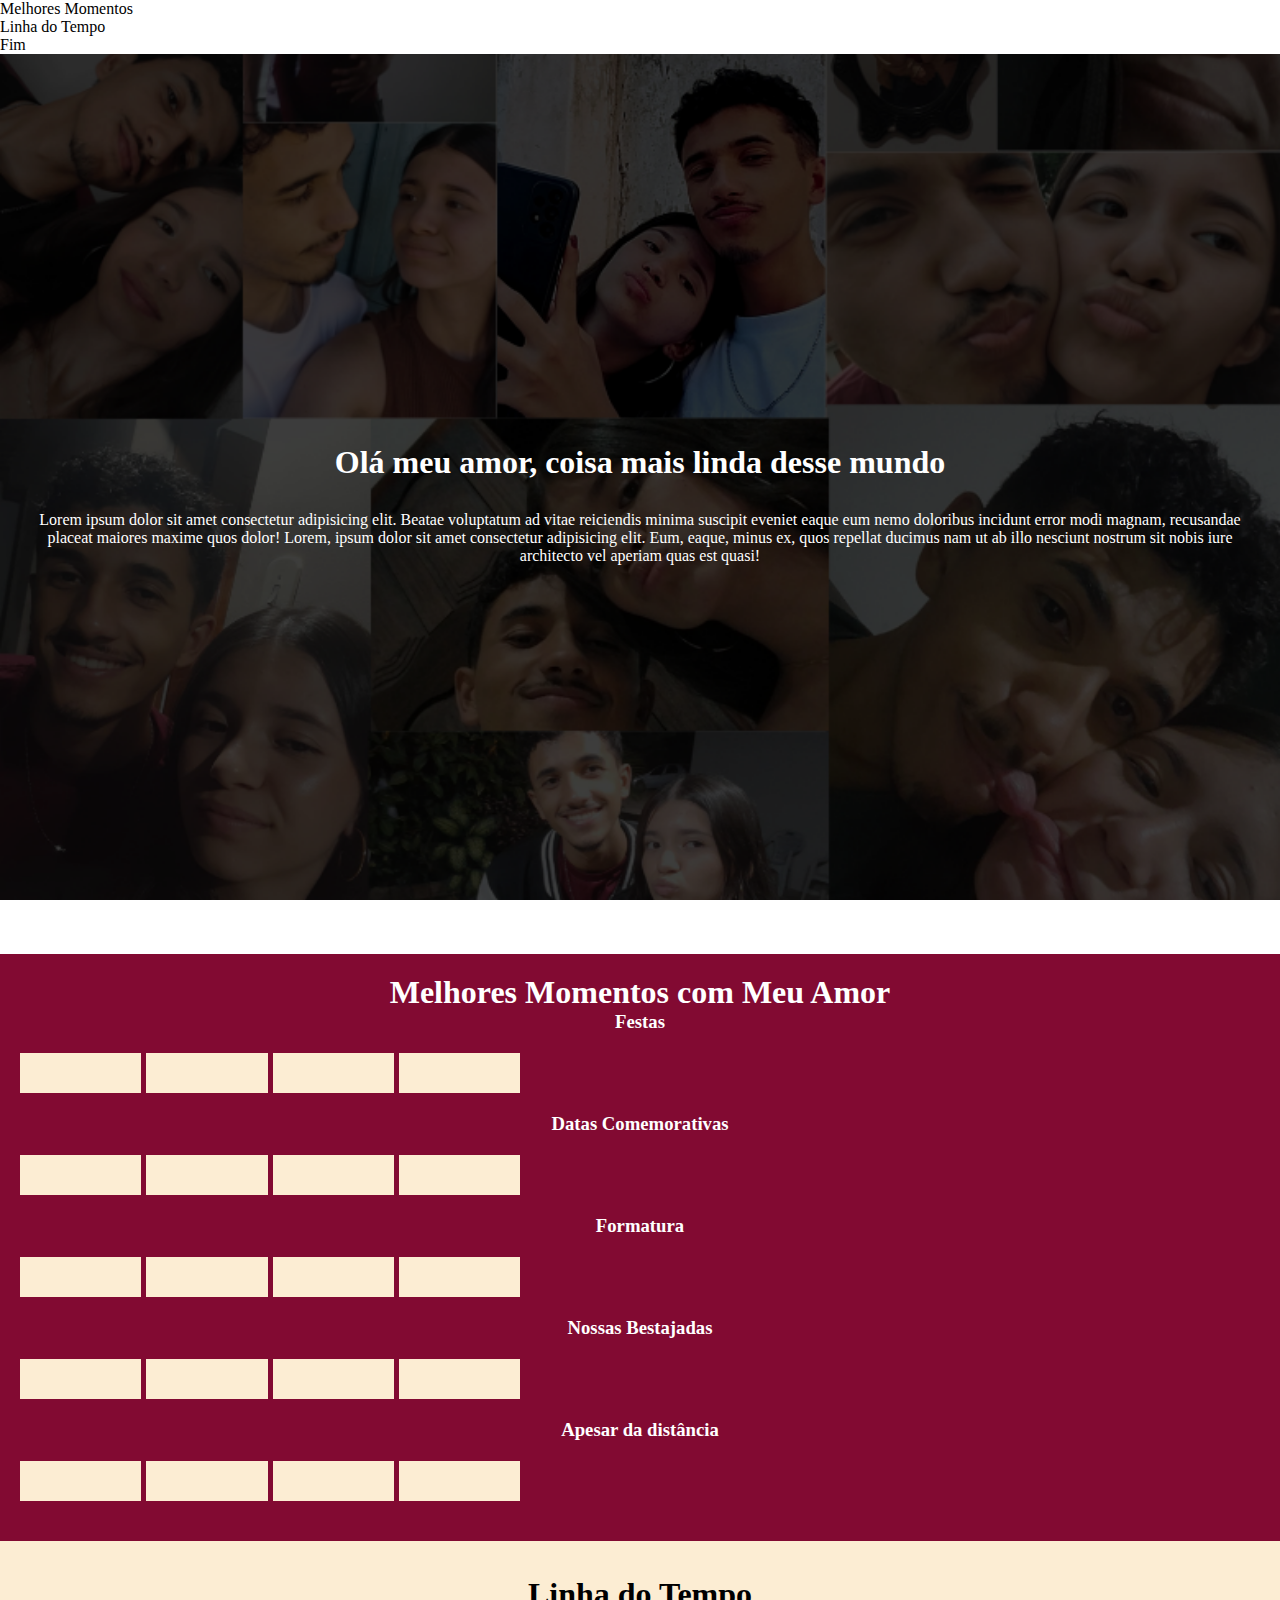
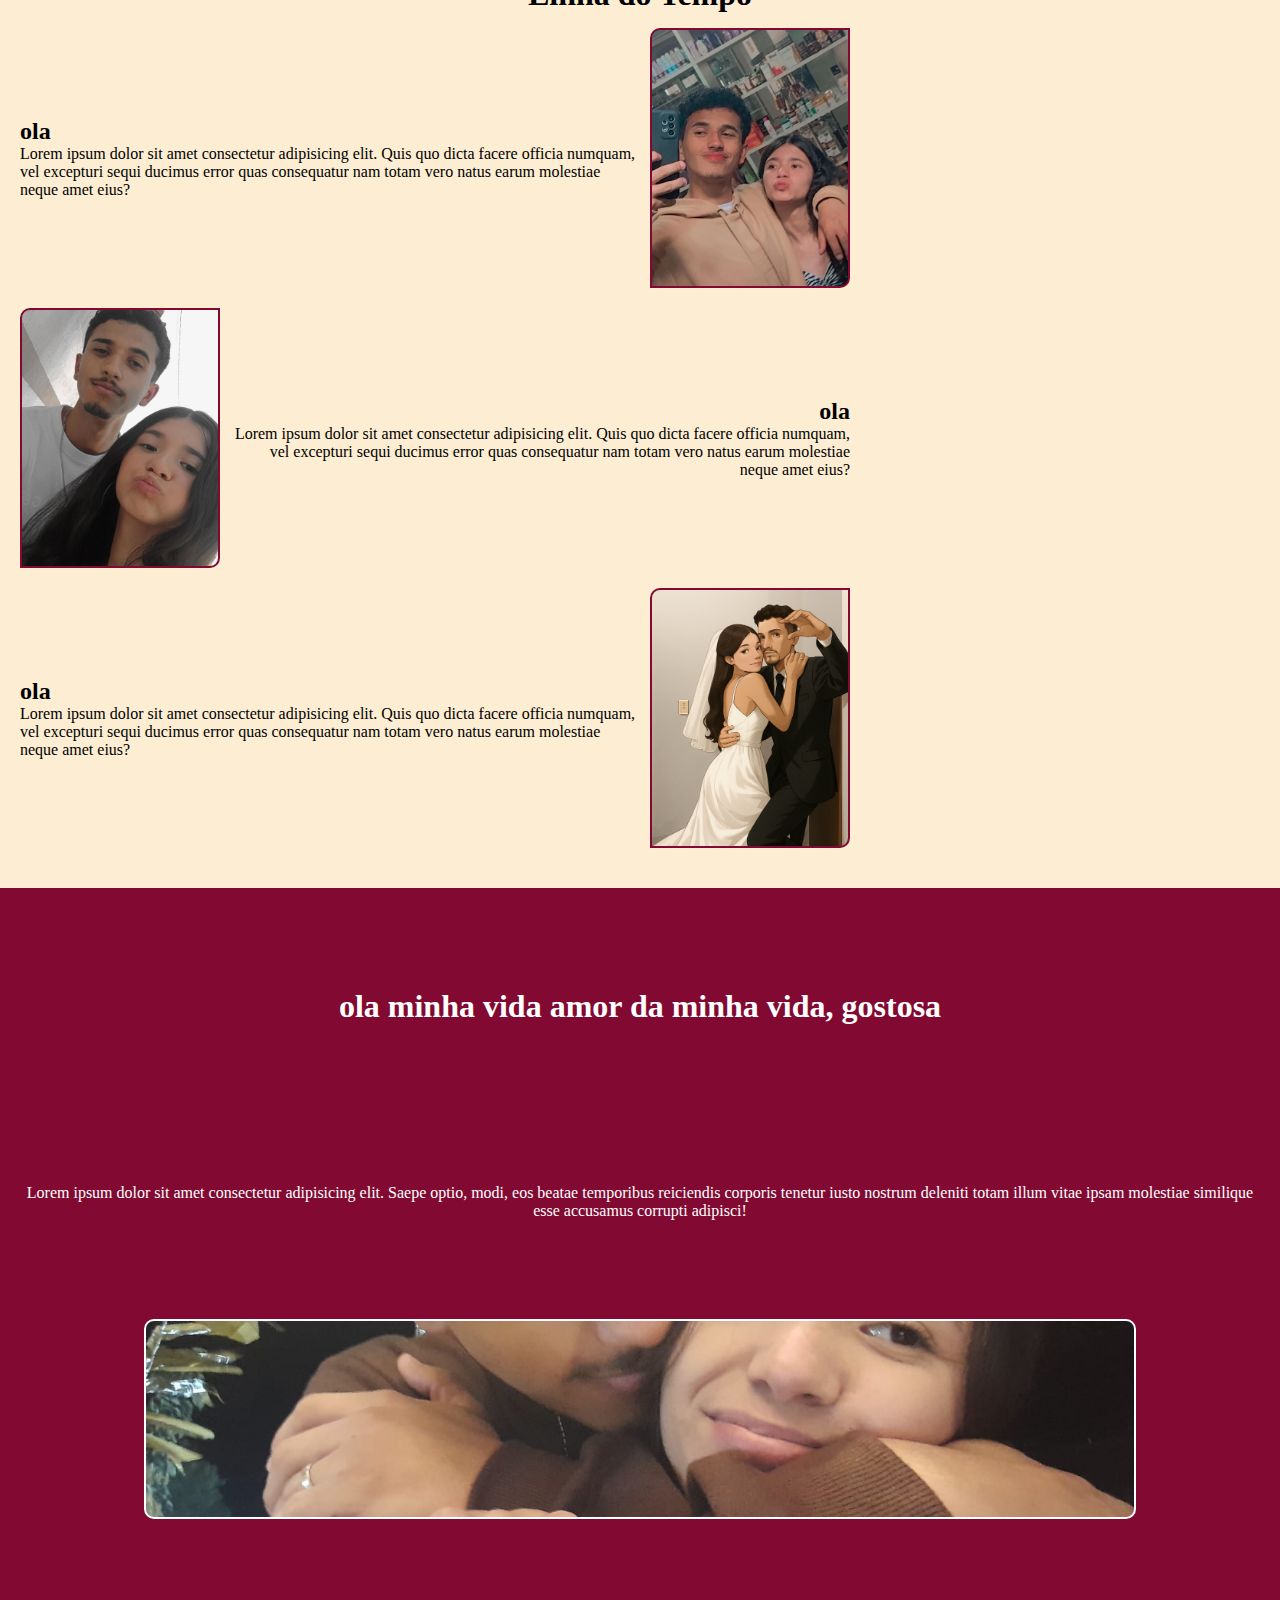
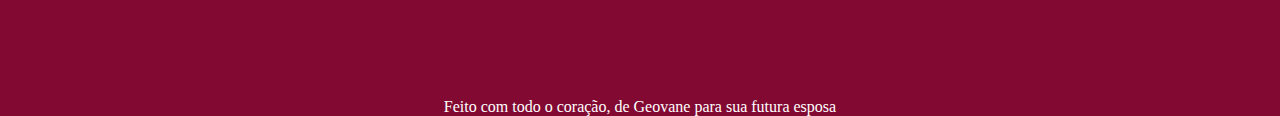
<file: projeto-2-anos-com-voce/Repositorio de Lembrancas/index.html>
<!DOCTYPE html>
<html lang="pt-br">
<head>
    <meta charset="UTF-8">
    <meta name="viewport" content="width=device-width, initial-scale=1.0">
    <title>Repositório de Lembranças</title>
    <link rel="stylesheet" href="css/style.css">
</head>
<body>
    <nav>
        <div>Melhores Momentos</div>
        <div>Linha do Tempo</div>
        <div>Fim</div>
    </nav>
    <header>
        <div class="encapsular">
            <h1>Olá meu amor, coisa mais linda desse mundo</h1>
            <p>Lorem ipsum dolor sit amet consectetur adipisicing elit. Beatae voluptatum ad vitae reiciendis minima suscipit eveniet eaque eum nemo doloribus incidunt error modi magnam, recusandae placeat maiores maxime quos dolor! Lorem, ipsum dolor sit amet consectetur adipisicing elit. Eum, eaque, minus ex, quos repellat ducimus nam ut ab illo nesciunt nostrum sit nobis iure architecto vel aperiam quas est quasi!</p>
        </div>
    </header>
    <main class="melhores-momentos">
        <h1>Melhores Momentos com Meu Amor</h1>
        <aside>
            <h3>Festas</h3>
            <div class="content">
                <div class="carrossel">
                    <article></article>
                    <article></article>
                    <article></article>
                    <article></article>
                </div>
            </div>
        </aside>
        <aside>
            <h3>Datas Comemorativas</h3>
            <div class="content">
                <div class="carrossel">
                    <article></article>
                    <article></article>
                    <article></article>
                    <article></article>
                </div>
            </div>
        </aside>
        <aside>
            <h3>Formatura</h3>
            <div class="content">
                <div class="carrossel">
                    <article></article>
                    <article></article>
                    <article></article>
                    <article></article>
                </div>
            </div>
        </aside>
        <aside>
            <h3>Nossas Bestajadas</h3>
            <div class="content">
                <div class="carrossel">
                    <article></article>
                    <article></article>
                    <article></article>
                    <article></article>
                </div>
            </div>
        </aside>
        <aside>
            <h3>Apesar da distância</h3>
            <div class="content">
                <div class="carrossel">
                    <article></article>
                    <article></article>
                    <article></article>
                    <article></article>
                </div>
            </div>
        </aside>
    </main>
    <div class="imgAssistent"></div>
    <article>
        <h1>Linha do Tempo</h1>
        <div class="linha-conteiner">
            <div class="text">
                <h2>ola</h2>
                <p>Lorem ipsum dolor sit amet consectetur adipisicing elit. Quis quo dicta facere officia numquam, vel excepturi sequi ducimus error quas consequatur nam totam vero natus earum molestiae neque amet eius?</p>
            </div>
            <div class="img" id="img01">
                
            </div>
        </div>
        <div class="linha-conteiner" id="linha-meio">
            <div class="img" id="img02">
                
            </div>
            <div class="text">
                <h2>ola</h2>
                <p>Lorem ipsum dolor sit amet consectetur adipisicing elit. Quis quo dicta facere officia numquam, vel excepturi sequi ducimus error quas consequatur nam totam vero natus earum molestiae neque amet eius?</p>
            </div>
        </div>
        <div class="linha-conteiner">
            <div class="text">
                <h2>ola</h2>
                <p>Lorem ipsum dolor sit amet consectetur adipisicing elit. Quis quo dicta facere officia numquam, vel excepturi sequi ducimus error quas consequatur nam totam vero natus earum molestiae neque amet eius?</p>
            </div>
            <div class="img" id="img03">
                
            </div>
        </div>
    </article>
    <section>
        <h1>ola minha vida amor da minha vida, gostosa</h1>
        <p>Lorem ipsum dolor sit amet consectetur adipisicing elit. Saepe optio, modi, eos beatae temporibus reiciendis corporis tenetur iusto nostrum deleniti totam illum vitae ipsam molestiae similique esse accusamus corrupti adipisci!</p>

        <div class="img" >

        </div>
    </section>
    <footer>
        <p>Feito com todo o coração, de Geovane para sua futura esposa</p>
    </footer>
</body>
</html>
</file>
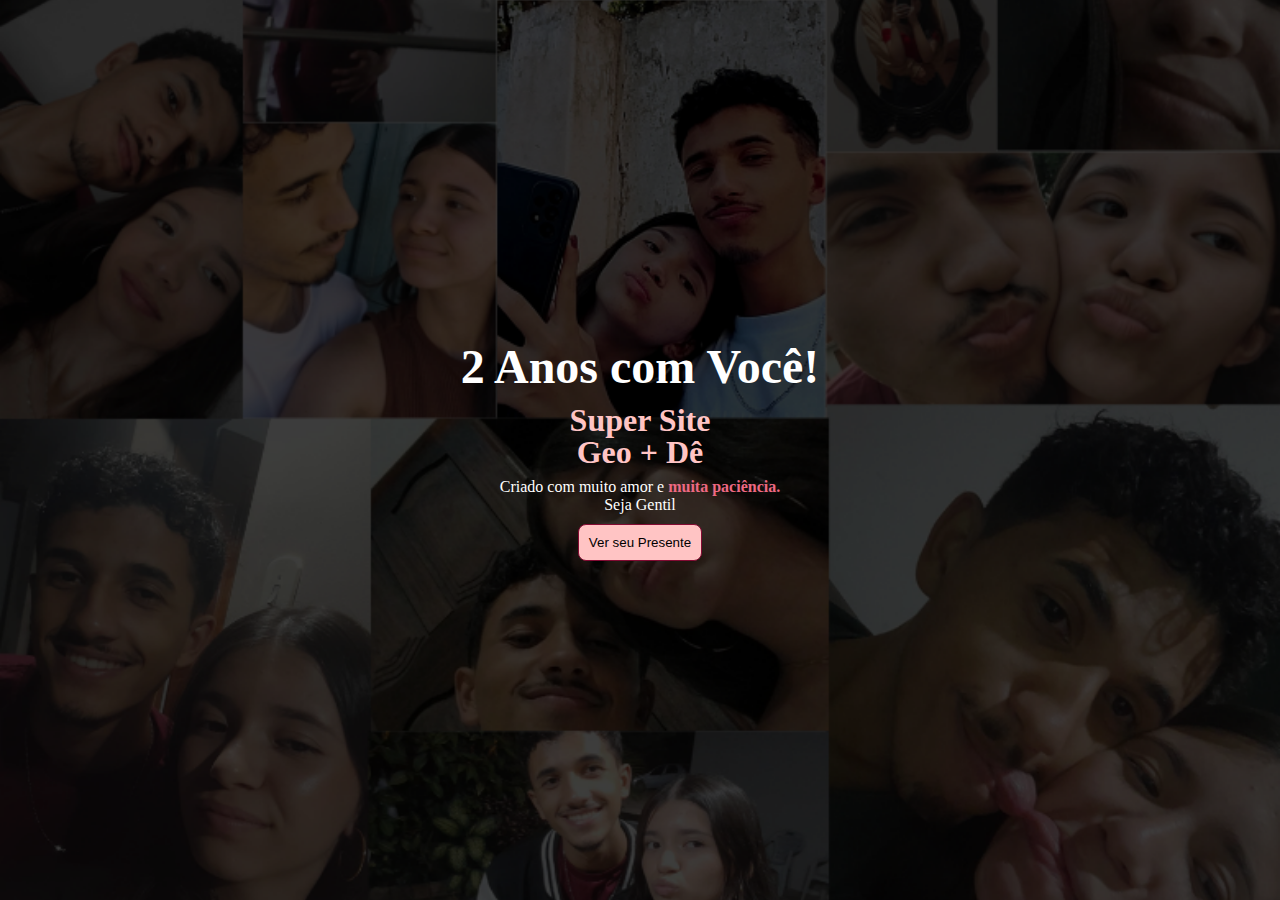
<file: projeto-2-anos-com-voce/pagina-inicial/pg01.html>
<!DOCTYPE html>
<html lang="pt-br">
<head>
    <meta charset="UTF-8">
    <meta name="viewport" content="width=device-width, initial-scale=1.0">
    <title>2 Anos com Você</title>
    <link rel="stylesheet" href="estilo/style.css">
    <link rel="shortcut icon" href="../icon/heart_crown_princess_emoji_emo_icon_131636.ico" type="image/x-icon">
</head>
<body>
    <main>
        <h1>2 Anos com Você!</h1>
        <h3>Super Site <br> Geo + Dê</h3>
        <p>Criado com muito amor e <strong>muita paciência.</strong> <br>
        Seja Gentil</p>
         
        <button id="but">Ver seu Presente</button>
    </main>
    <div id="login">
        <h2>Espera, não tão rápido</h2>
        <p>Antes de você ver seu presente, você precisa fazer login com seu email e senha! <strong>Volte no seu papel com o codigo QR</strong>, la estará seu email e senha!</p>
        <h4>Faça Login</h4>
        <div>
            <input type="text" name="nome" id="nome" placeholder="Seu nome">
        </div>
        <div>
            <input type="email" name="email" id="email" placeholder="email">
        </div>
        <div>
            <input type="password" name="senha" id="senha" placeholder="Senha">
        </div>
        <p id="msgerro"></p>
        <div>
            <button>Entrar</button>
        </div>
    </div>

    <script src="main01.js"></script>
</body>
</html>
</file>
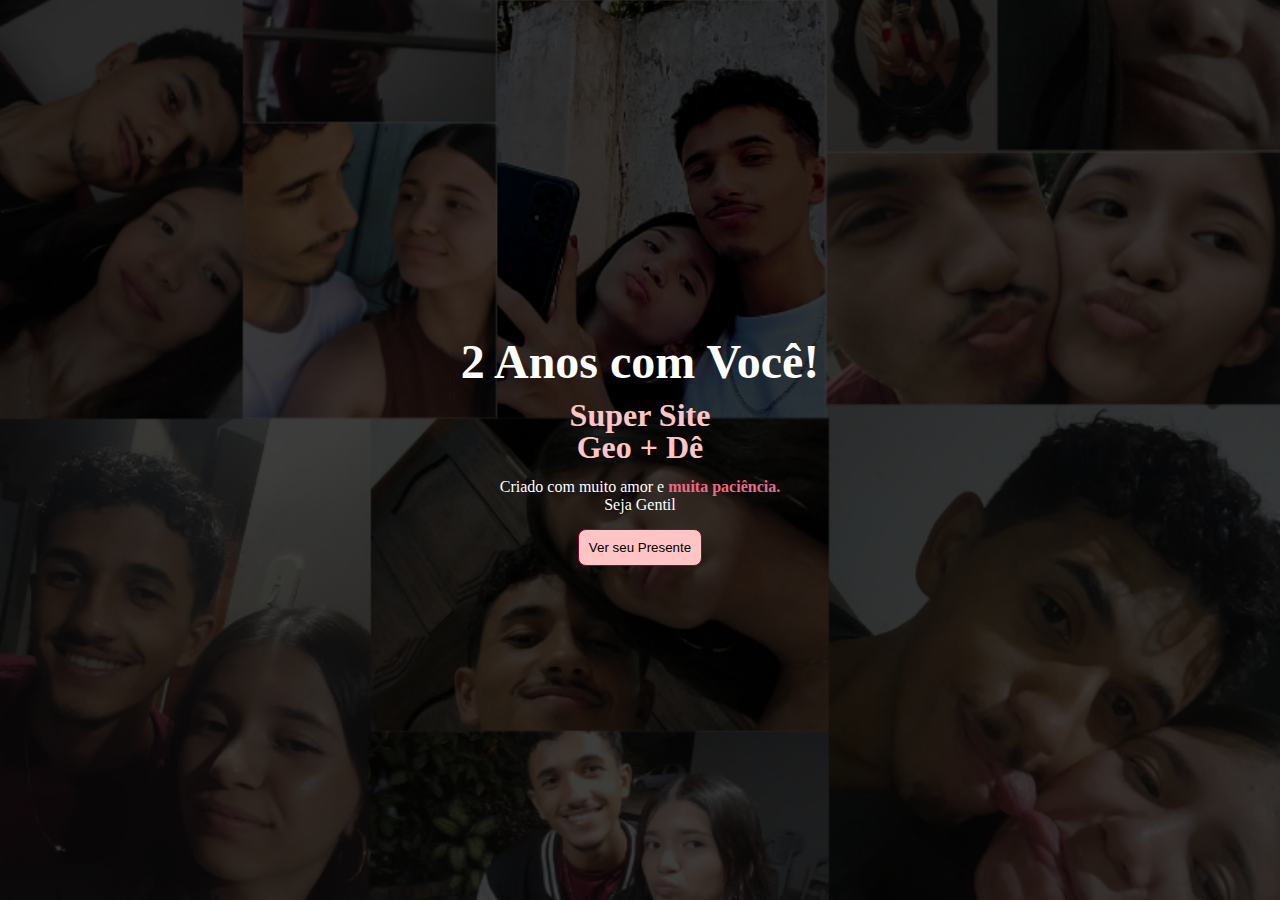
<file: projeto-2-anos-com-voce/pagina1/pg01.html>
<!DOCTYPE html>
<html lang="pt-br">
<head>
    <meta charset="UTF-8">
    <meta name="viewport" content="width=device-width, initial-scale=1.0">
    <title>2 Anos com Você</title>
    <link rel="stylesheet" href="estilo/style.css">
</head>
<body>
    <main>
        <h1>2 Anos com Você!</h1>
        <h3>Super Site <br> Geo + Dê</h3>
        <p>Criado com muito amor e <strong>muita paciência.</strong> <br>
        Seja Gentil</p>
         
        <a href="#"><button id="but">Ver seu Presente</button></a>
    </main>
    <script src="main01.js"></script>
</body>
</html>
</file>
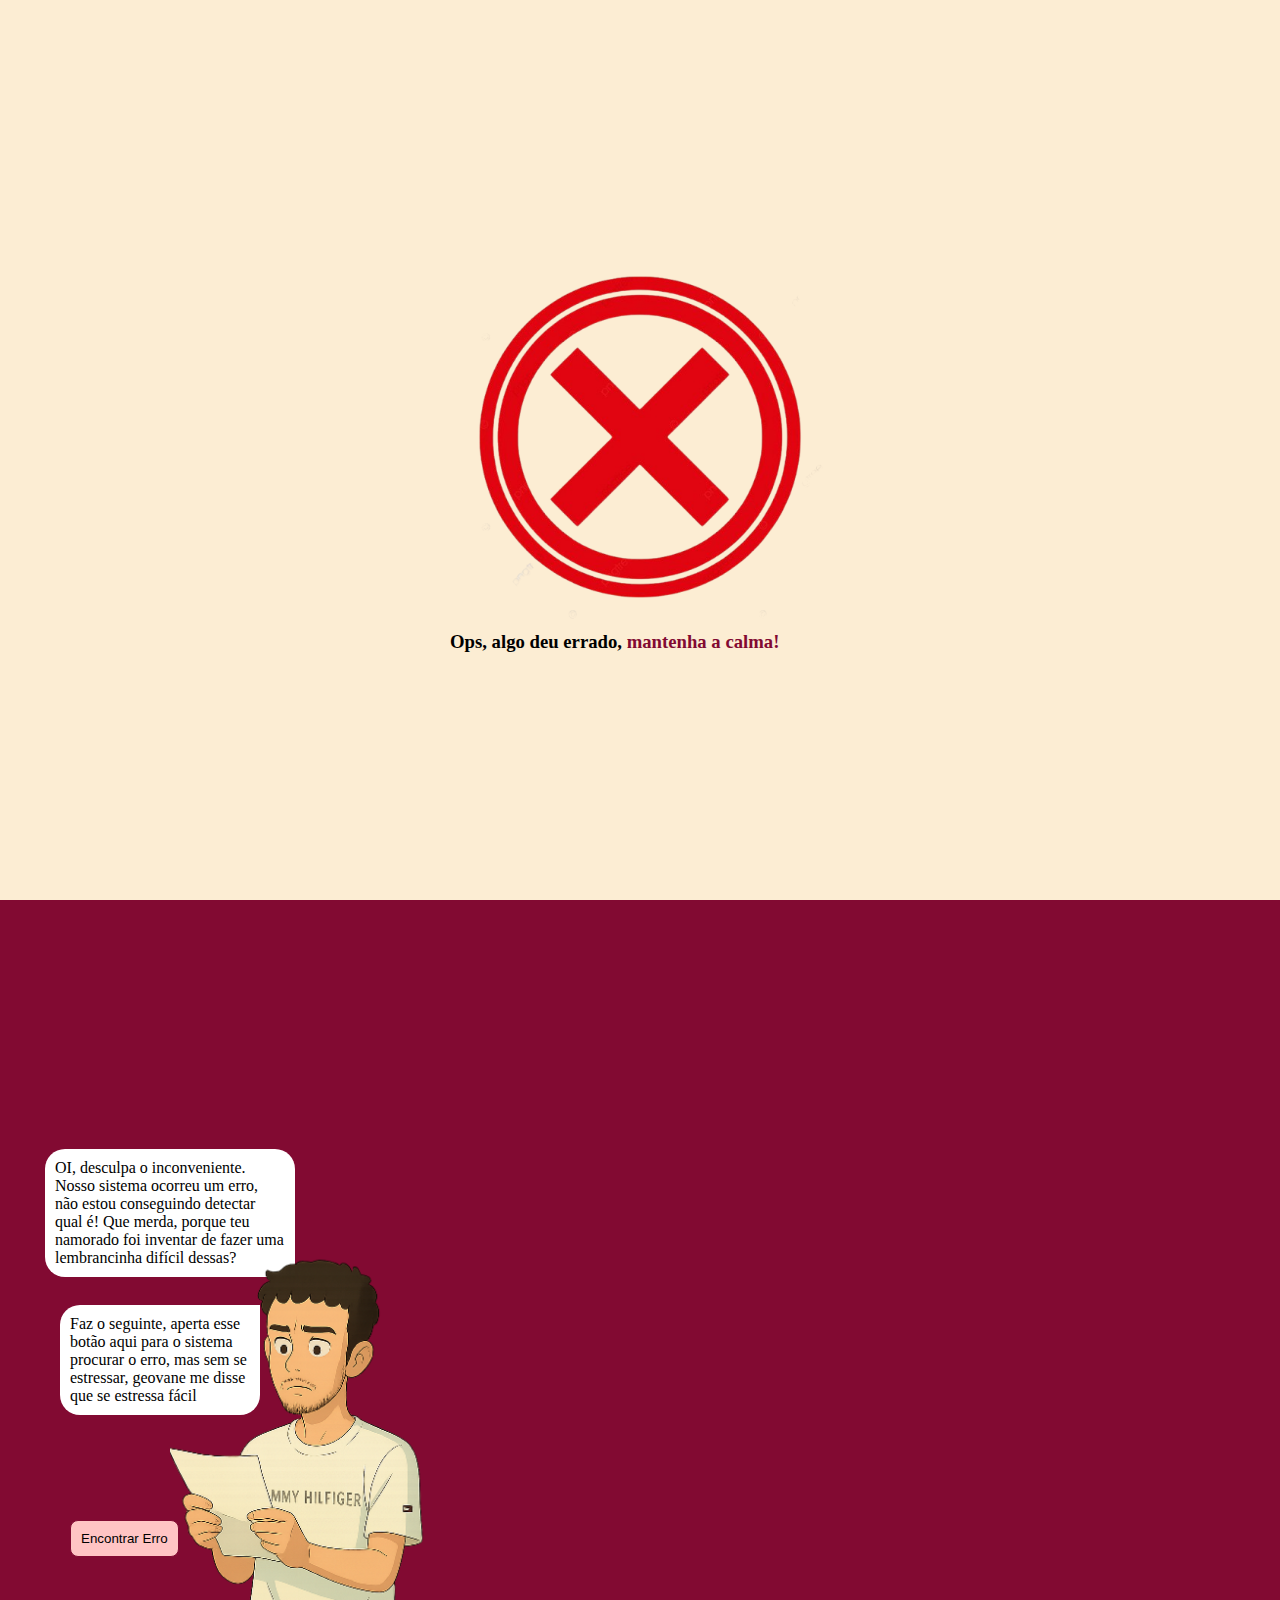
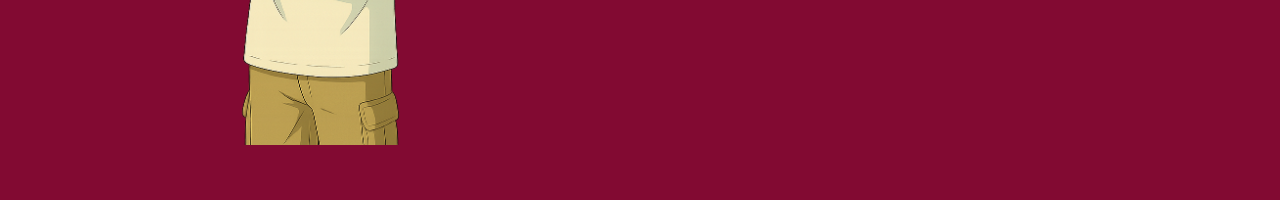
<file: projeto-2-anos-com-voce/pagina2-erro/pg02.html>
<!DOCTYPE html>
<html lang="pt-br">
<head>
    <meta charset="UTF-8">
    <meta name="viewport" content="width=device-width, initial-scale=1.0">
    <title>Algo deu errado!</title>
    <link rel="stylesheet" href="estilo/style.css">
</head>
<body>
    <section class="s01">
        <div>
            <img src="img/icon-erro.png" alt="">
            <h3>Ops, algo deu errado, <strong>mantenha a calma!</strong></h3>
        </div>
    </section>
    <section class="s02">
        <a href="../pagina3/pg3.html"><button>Encontrar Erro</button></a>

        <article>
            <div class="balao1">
                <p>OI, desculpa o inconveniente. Nosso sistema ocorreu um erro, não estou conseguindo detectar qual é! Que merda, porque teu namorado foi inventar de fazer uma lembrancinha difícil dessas?  </p>
            </div>
            <div class="balao2">
                Faz o seguinte, aperta esse botão aqui para o sistema procurar o erro, mas sem se estressar, geovane me disse que se estressa fácil
            </div>
            <div class="img"></div>
        </article>
    </section>
</body>
</html>
</file>
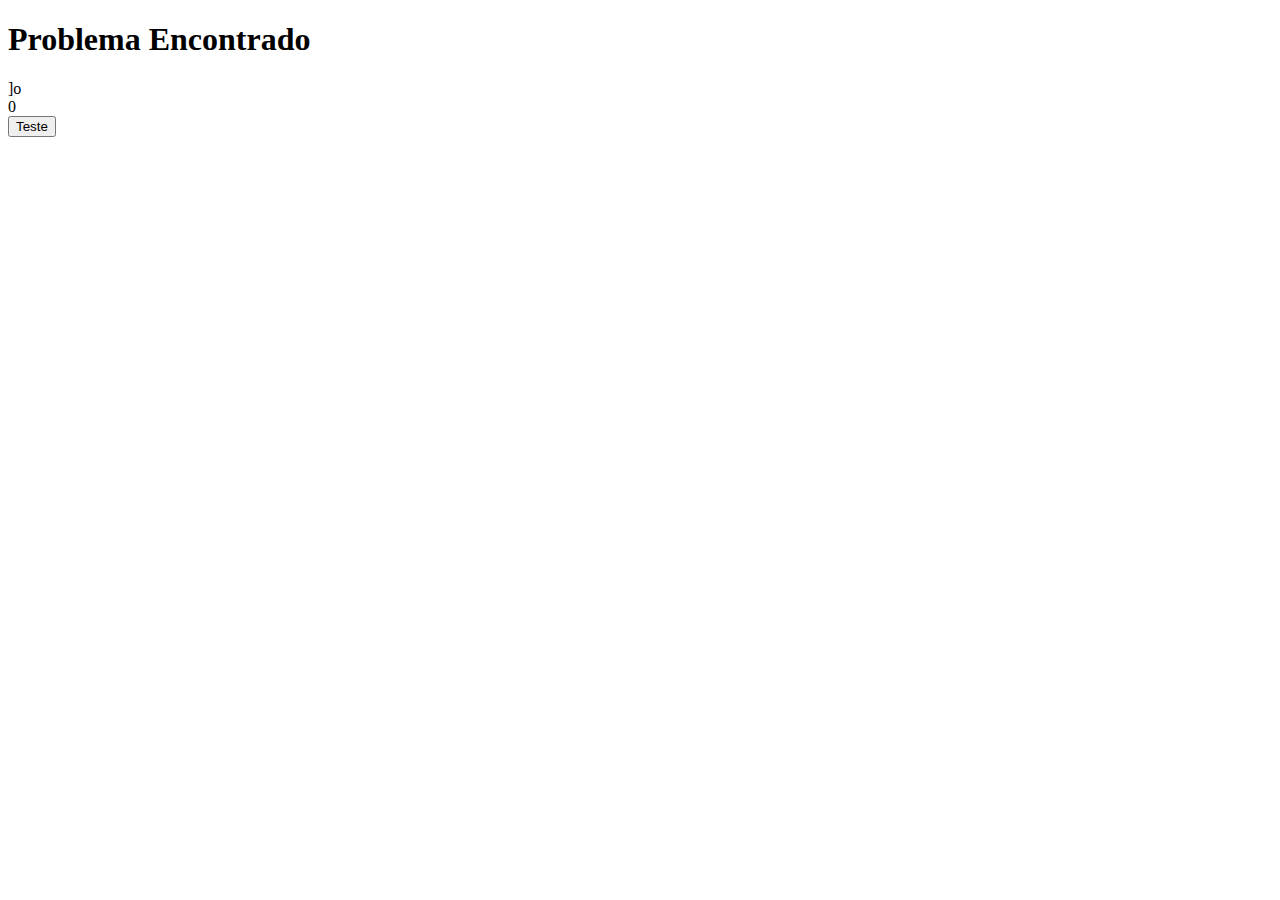
<file: projeto-2-anos-com-voce/pagina3/pg3.html>
<!DOCTYPE html>
<html lang="pt">
<head>
    <meta charset="UTF-8">
    <meta name="viewport" content="width=device-width, initial-scale=1.0">
    <title>Document</title>
</head>
<body>
    <header>
        <h1>Problema Encontrado</h1>
    </header>
    <section>
        <div class="balao1">
            ]o
        </div>
        <div class="balao2">
0
        </div>
        <a href="#"><button>Teste</button></a>
        <div class="img">

        </div>
        
    </section>
</body>
</html>
</file>
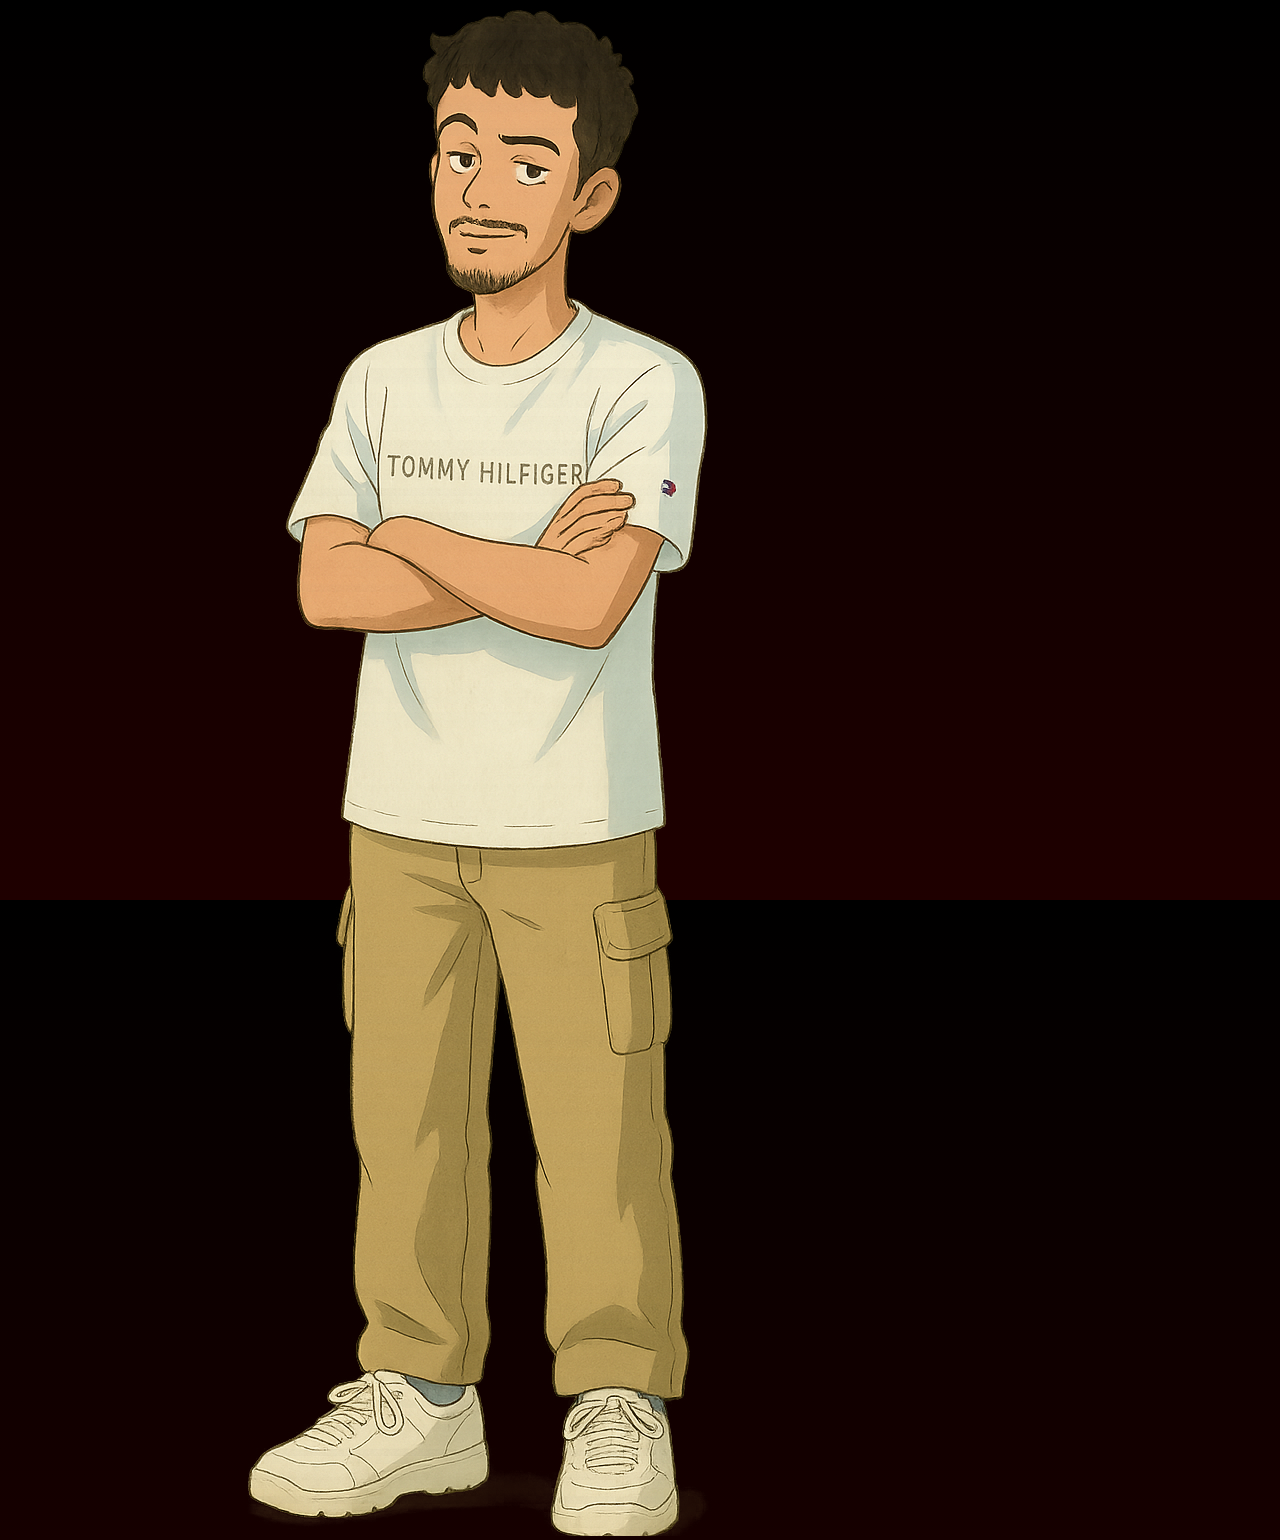
<file: projeto/msg-erro/msg-erro.html>
<!DOCTYPE html>
<html lang="pt-br">
<head>
    <meta charset="UTF-8">
    <meta name="viewport" content="width=device-width, initial-scale=1.0">
    <title>Document</title>
    <link rel="stylesheet" href="msg-erro.css">
</head>
<body>
    <section>
        <div id="img1">
            <img src="imagens/514c7f28-8aa6-438f-ac25-f5bd8022ae76.png" alt="">
        </div>

        <div class="msg">

        </div>
    </section>
    <section>
        <div id="img2">

        </div> 

        <div class="msg2">

        </div>
    </section>
    <section>
        <div id="img3">

        </div>

        <div class="msg3">

        </div>
    </section>
</body>
</html>
</file>
<file: projeto-2-anos-com-voce/Repositorio de Lembrancas/css/style.css>
@charset "UTF-8";

:root{
    --cor1: #820a32;
    --cor2: #ee6983;
    --cor3: #ffc4c4;
    --cor4: #fcedd3;
}

*{
    margin: 0px;
    padding: 0px;
    box-sizing: border-box;
}

header{
    height: 100vh;
    background: url("../imagens/imgsAssistentes/imagemdefundo.png") center center;
    background-size: cover;
    background-attachment: fixed;
    color: white;
    padding: 30px;
    display: flex;
    justify-content: center;
    align-items: center;
    text-align: center;
}

header h1{
    margin-bottom: 30px;
}
main{
    background-color: var(--cor1);
    padding: 20px;
    color: white;
    text-align: center;
}
main .card{
    width: 320px;
    height: 220px;
    background-color: #fcedd3;
    border-radius: 10px;
    background: url("../imagens/melhoresMomentos/IMG-20250622-WA0034.jpg") center center ;
    background-size: cover;
    scroll-snap-align: center;

}
.content {
    max-width: 500px;
    min-width: 200px;
    margin: 20px 0px;

}
.carrossel{
    display: grid;
    grid-auto-flow: column;
    gap: 5px;
    overflow-x: auto;
    overscroll-behavior-x: contain;
    scroll-snap-type: x mandatory;
    scrollbar-width: none;
}
.carrossel img{
    display: block;
    width: 100%;
    height: 100%;
    border-radius: 20px;
}

article{
    background-color: var(--cor4);
    padding: 20px;
}
.linha-conteiner{
    display: flex;
    align-items: center;
    gap: 10px;
    margin-bottom: 20px;
}
article h1{
    text-align: center;
    margin: 15px;
}

article .img{
    width: 200px;
    height: 260px;
    border-radius: 10px 0px 10px 0px;
    background-color: #820a32;
}

article #img01{
    background: url(../imagens/linhaDoTempo/IMG_20230728_111017_855.webp) center center;
    background-size: cover;
    border: 2px solid var(--cor1);
}

article #img02{
    background: url(../imagens/linhaDoTempo/IMG_20241026_155459_611.jpg) left center;
    background-size: cover;
    border: 2px solid var(--cor1);

}

article #img03{
    background: url(../imagens/linhaDoTempo/ChatGPT\ Image\ 11\ de\ ago.\ de\ 2025\,\ 11_34_36.png) top center;
    background-size: cover; 
    border: 2px solid var(--cor1);

}
#linha-meio{
    text-align: end;
}
.linha-conteiner .text {
    width: 50%;
}
section{
    height: 90vh;
    padding: 20px;
    text-align: center;
    display: grid;
    justify-content: center;
    align-items: center;
    background-color: var(--cor1);
    color: white;
}

section div{
    background-color: aqua;
    width: 80%;
    height: 200px;
    margin: auto;
    margin-top: 20px;
}
section .img{
    background: url(../imagens/melhoresMomentos/IMG-20250622-WA0034.jpg) center center;
    background-size: cover;
    border-radius: 10px;
    border: 2px solid;
}
footer {
    background-color: var(--cor1);
    color: white;
    text-align: center;
}
button{
    background-color: var(--cor4);
    border: 1px solid var(--cor2);
    padding: 10px;
    border-radius: 8px;
    margin: auto;
    margin-top: 10px;
}
.carroseis{
    display: none;
}
</file>
<file: projeto-2-anos-com-voce/pagina-inicial/estilo/style.css>
@charset "UTF-8";

:root{
    --cor1: #820a32;
    --cor2: #ee6983;
    --cor3: #ffc4c4;
    --cor4: #fcedd3;
}
*{
    margin: 0px;
    padding: 0px;
    box-sizing: border-box;

}

body{
    height: 100vh;
    display: flex;
    justify-content: center;
    align-items: center;
    text-align: center;
    background: url(../imagens/imagemdefundo.png)center center;
    background-size: cover;
    color: white;
}
h1{
    font-size: 3em;
    margin-bottom: 10px;
}
h3{
    font-size: 2em;
    color: var(--cor3);
    line-height: 1em;
}

p{
    margin: 15px;
}
button{
    background-color: var(--cor3);
    border: 1px solid var(--cor1);
    padding: 10px;
    border-radius: 8px;
    margin-top: 10px;
}
button:hover{
    background-color: var(--cor1);
    color: var(--cor3);
    border: 1px solid var(--cor2);

}
strong{
    color: var(--cor2);
}
input {
    background-color: transparent;
    border: 1px solid white;
    padding: 5px;
    margin-bottom: 10px;
    width: 200px;
    border-radius: 5px;
    color: white;
}
p{
    width: 300px;
    margin: auto;
    margin-top: 10px;
}
#login{

    display: none;
}
#login h2{
   font-size: 2.5em; 
}
#login h4 {
    margin: 10px;
}
.click {
    position: fixed;
    width: 100vw;
    height: 100vh;
}
.pup{
    position: fixed;
    max-width: 300px;
    max-height: 400px;
    background-color: var(--cor4);
    
    border-radius: 20px;
    padding: 20px;
    color: black;
}
.text{
    padding: 20px;
}
.text h4{
    margin: -10;
}
.text p{
    width: 230px;
}
#msgerro{
    font-size: 0.8em;
    width: 190px;
}
</file>
<file: projeto-2-anos-com-voce/pagina1/estilo/style.css>
@charset "UTF-8";

:root{
    --cor1: #820a32;
    --cor2: #ee6983;
    --cor3: #ffc4c4;
    --cor4: #fcedd3;
}
*{
    margin: 0px;
    padding: 0px;
    box-sizing: border-box;

}

body{
    height: 100vh;
    display: flex;
    justify-content: center;
    align-items: center;
    text-align: center;
    background: url(../imagens/imagemdefundo.png)center center;
    background-size: cover;
    color: white;
}
h1{
    font-size: 3em;
    margin-bottom: 10px;
}
h3{
    font-size: 2em;
    color: var(--cor3);
    line-height: 1em;
}

p{
    margin: 15px;
}
button{
    background-color: var(--cor3);
    border: 1px solid var(--cor1);
    padding: 10px;
    border-radius: 8px;
    
}
button:hover{
    background-color: var(--cor1);
    color: var(--cor3);
    border: 1px solid var(--cor2);

}
strong{
    color: var(--cor2);
}
</file>
<file: projeto-2-anos-com-voce/pagina2-erro/estilo/style.css>
@charset "utf-8";

:root{
    --cor1: #820a32;
    --cor2: #ee6983;
    --cor3: #ffc4c4;
    --cor4: #fcedd3;
}

*{
    margin: 0px;
    padding: 0px;
    box-sizing: border-box;
}
body{
    background-color: var(--cor1);
}
section.s01{
    background-color: var(--cor4);
    height: 100vh ;
    display: flex;
    justify-content: center;
    align-items: center;
}
.s01 img{
    width: 380px;
}
.s01 h3 strong{
    color: var(--cor1);
}
.s02{
    background-color: var(--cor1);
    padding: 20px;
    height: 100vh;
}
.s02 img{
    width: 450px;
    transform: translate(30%, 10%);
}
.img{
    background: url(../img/pers01.png) center;
    background-size: cover;
    height: 500px;
    width: 300px;
    transform: translate(50%, 10%);
}
.balao1{
    background-color: white;
    width: 250px;
    padding: 10px;
    border-radius: 20px 20px 0px 20px ;
    
    transform: translate(10%, 150%);

}
.balao2{
    background-color: white;
    width: 200px;
    padding: 10px;
    border-radius: 20px 0px 20px 20px;
    
    transform: translate(20%, 200%);
}
button{
    background-color: var(--cor3);
    border: 1px solid var(--cor1);
    padding: 10px;
    border-radius: 8px;
    transform: translate(50px, 600px);
}
button:hover{
    background-color: var(--cor1);
    color: var(--cor3);
    border: 1px solid var(--cor2);

}
</file>
<file: projeto/msg-erro/msg-erro.css>
:root {
    --corfundo: rgb(31, 0, 0);
    --vermelhores:#400101; 
    --vermelhoes2: #730202;
    --bege: #F2958D;
} 
* {
    margin: 0px;
    padding: 0px;
    box-sizing: border-box;
}
body{
    color: white;
    height: 100vh;
    background-image: linear-gradient(black, var(--corfundo));
}
</file>
